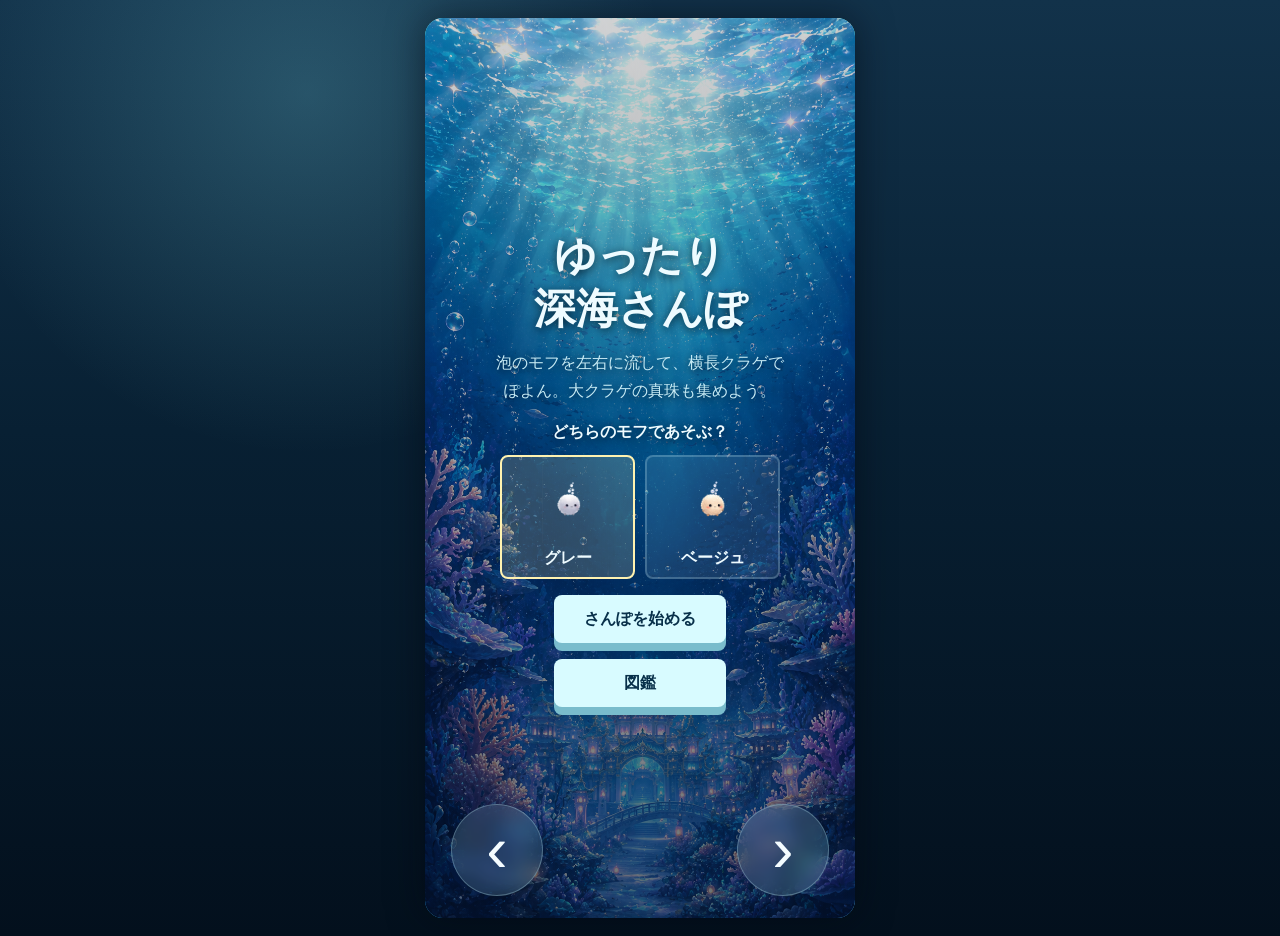
<file: outputs/index.html>
<!DOCTYPE html>
<html lang="ja">
<head>
  <meta charset="UTF-8">
  <meta name="viewport" content="width=device-width, initial-scale=1.0, user-scalable=no">
  <title>ゆったり深海さんぽ</title>
  <link rel="stylesheet" href="style.css">
</head>
<body>
  <main class="game-shell" aria-label="ゆったり深海さんぽ">
    <canvas id="game" width="390" height="720"></canvas>

    <section class="hud" aria-live="polite">
      <div>
        <span class="hud-label">深度</span>
        <strong id="depth">0m</strong>
      </div>
      <div>
        <span class="hud-label">最高</span>
        <strong id="bestDepth">0m</strong>
      </div>
      <div>
        <span class="hud-label">真珠 今回</span>
        <strong id="runPearls">0</strong>
      </div>
      <div>
        <span class="hud-label">真珠 通算</span>
        <strong id="totalPearls">0</strong>
      </div>
      <button id="homeButton" type="button" aria-label="タイトルに戻る">⌂</button>
      <button id="pauseButton" type="button" aria-label="一時停止">II</button>
    </section>

    <section id="startScreen" class="overlay">
      <h1>ゆったり<br>深海さんぽ</h1>
      <p>泡のモフを左右に流して、横長クラゲでぽよん。大クラゲの真珠も集めよう。</p>
      <div class="mofu-picker" aria-label="モフを選ぶ">
        <p>どちらのモフであそぶ？</p>
        <div class="mofu-options">
          <button class="mofu-option selected" id="grayMofuButton" type="button" data-mofu="gray" aria-pressed="true">
            <img src="../image/mof‗gray.png" alt="">
            <span>グレー</span>
          </button>
          <button class="mofu-option" id="beigeMofuButton" type="button" data-mofu="beige" aria-pressed="false">
            <img src="../image/mof_beige.png" alt="">
            <span>ベージュ</span>
          </button>
        </div>
      </div>
      <button id="startButton" type="button">さんぽを始める</button>
      <button id="encyclopediaButton" type="button">図鑑</button>
    </section>

    <section id="encyclopediaScreen" class="overlay hidden">
      <h2>深海ずかん</h2>
      <div class="book-tabs" role="tablist" aria-label="深度">
        <button class="book-tab selected" type="button" data-tab="shallow" aria-pressed="true">0〜300m</button>
        <button class="book-tab" type="button" data-tab="middle" aria-pressed="false">301〜500m</button>
        <button class="book-tab" type="button" data-tab="deep" aria-pressed="false">501〜1000m</button>
        <button class="book-tab" type="button" data-tab="special" aria-pressed="false">特別</button>
      </div>
      <div id="encyclopediaGrid" class="book-grid" aria-live="polite"></div>
      <button id="bookBackButton" type="button">タイトルに戻る</button>
    </section>

    <section id="gameOverScreen" class="overlay hidden">
      <div class="title-mark">🌊</div>
      <h2>ゲームオーバー</h2>
      <p id="resultText">深度 0m</p>
      <button id="restartButton" type="button">もう一度</button>
      <button id="titleButton" type="button">タイトルに戻る</button>
    </section>

    <nav class="controls" aria-label="操作">
      <button id="leftButton" type="button" aria-label="左へ">‹</button>
      <button id="rightButton" type="button" aria-label="右へ">›</button>
    </nav>

    <div id="discoveryToast" class="discovery-toast hidden" aria-live="polite"></div>

    <section id="discoveryModal" class="discovery-modal hidden" aria-live="polite">
      <button id="discoveryCloseButton" class="discovery-close" type="button" aria-label="閉じる">×</button>
      <p id="discoveryModalText">新しい生き物を発見しました</p>
      <div id="discoveryModalIcon" class="discovery-modal-icon">？</div>
    </section>

    <section id="tutorialModal" class="tutorial-modal hidden" aria-live="polite">
      <h2>さんぽのコツ</h2>
      <p>クラゲに乗って深海を目指そう❤<br>上手に乗れるとモフがぽよんってするよ</p>
      <p>クラゲに乗らず深く沈んじゃうと<br>モフの泡が割れちゃうから気を付けてね</p>
      <p>真珠を取るとモフの泡がつよくなるよ</p>
      <button id="tutorialCloseButton" type="button">はじめる</button>
    </section>
  </main>

  <script src="game.js"></script>
</body>
</html>
</file>
<file: outputs/style.css>
* {
  box-sizing: border-box;
}

html,
body {
  width: 100%;
  min-height: 100%;
  margin: 0;
}

body {
  display: grid;
  place-items: center;
  overflow: hidden;
  background:
    radial-gradient(circle at 24% 10%, rgba(125, 218, 232, 0.22), transparent 28%),
    linear-gradient(180deg, #12324a 0%, #082033 46%, #03101d 100%);
  color: #eefbff;
  font-family: "Hiragino Maru Gothic ProN", "Yu Gothic", system-ui, sans-serif;
  touch-action: none;
}

.game-shell {
  position: relative;
  width: min(100vw, 430px);
  height: 100svh;
  max-height: 900px;
  min-height: 620px;
  overflow: hidden;
  background: #061827;
  box-shadow: 0 0 36px rgba(1, 8, 16, 0.55);
}

canvas {
  display: block;
  width: 100%;
  height: 100%;
}

.hud {
  position: absolute;
  inset: 14px 14px auto 14px;
  display: grid;
  grid-template-columns: repeat(4, minmax(0, 1fr)) 42px 42px;
  gap: 6px;
  align-items: center;
  pointer-events: none;
}

.hud div {
  min-width: 0;
  padding: 7px 8px;
  border: 1px solid rgba(198, 239, 255, 0.22);
  border-radius: 8px;
  background: rgba(2, 14, 26, 0.42);
  backdrop-filter: blur(8px);
}

.hud-label {
  display: block;
  margin-bottom: 2px;
  color: #9fd7e8;
  font-size: 0.66rem;
}

#depth {
  font-size: 1.12rem;
  letter-spacing: 0;
}

#bestDepth,
#runPearls,
#totalPearls {
  font-size: 0.92rem;
  letter-spacing: 0;
}

#pauseButton,
#homeButton {
  pointer-events: auto;
  width: 42px;
  height: 42px;
  border: 1px solid rgba(198, 239, 255, 0.24);
  border-radius: 8px;
  background: rgba(2, 14, 26, 0.42);
  color: #eefbff;
  font-weight: 800;
}

.controls {
  position: absolute;
  inset: auto 0 22px 0;
  display: flex;
  justify-content: space-between;
  padding: 0 26px;
  pointer-events: none;
}

.controls button {
  width: clamp(74px, 22vw, 92px);
  aspect-ratio: 1;
  border: 1px solid rgba(202, 247, 255, 0.28);
  border-radius: 50%;
  background: rgba(181, 239, 255, 0.14);
  color: #f4fcff;
  font-size: 4rem;
  line-height: 0.8;
  pointer-events: auto;
  touch-action: none;
  backdrop-filter: blur(8px);
}

.controls button:active {
  transform: translateY(2px) scale(0.98);
  background: rgba(181, 239, 255, 0.24);
}

.overlay {
  position: absolute;
  inset: 0;
  display: flex;
  flex-direction: column;
  align-items: center;
  justify-content: center;
  gap: 14px;
  padding: 28px;
  text-align: center;
  background: rgba(2, 11, 20, 0.62);
  backdrop-filter: blur(6px);
}

#startScreen {
  background:
    linear-gradient(180deg, rgba(2, 10, 18, 0.18), rgba(2, 10, 18, 0.58)),
    url("../image/title.png") center / cover no-repeat;
  text-shadow: 0 2px 10px rgba(0, 7, 14, 0.72);
}

#startScreen > * {
  position: relative;
  z-index: 1;
}

.overlay.hidden {
  display: none;
}

.title-mark {
  font-size: 4rem;
}

.mofu-picker {
  display: grid;
  gap: 10px;
  justify-items: center;
  width: min(100%, 280px);
}

.mofu-picker p {
  color: #eefbff;
  font-weight: 800;
}

.mofu-options {
  display: grid;
  grid-template-columns: 1fr 1fr;
  gap: 10px;
  width: 100%;
}

.mofu-option {
  display: grid;
  gap: 5px;
  justify-items: center;
  min-height: 116px;
  padding: 8px;
  border: 2px solid rgba(214, 246, 255, 0.22);
  border-radius: 8px;
  background: rgba(214, 246, 255, 0.1);
  color: #eefbff;
  font: inherit;
  font-weight: 800;
}

.mofu-option.selected {
  border-color: #fff2b0;
  background: rgba(255, 242, 176, 0.18);
}

.mofu-option img {
  width: 68px;
  height: 78px;
  object-fit: contain;
  pointer-events: none;
}

h1,
h2,
p {
  margin: 0;
}

h1,
h2 {
  font-size: clamp(1.9rem, 8vw, 2.6rem);
  letter-spacing: 0;
}

#startScreen h1 {
  line-height: 1.28;
}

p {
  max-width: 18rem;
  color: #c6eaf4;
  line-height: 1.7;
}

.overlay > button {
  min-width: 172px;
  min-height: 48px;
  margin-top: 2px;
  border: 0;
  border-radius: 8px;
  background: #d8fbff;
  color: #08304a;
  font: inherit;
  font-weight: 800;
  box-shadow: 0 8px 0 #79bccc;
}

#titleButton {
  background: rgba(238, 251, 255, 0.86);
  box-shadow: 0 8px 0 rgba(95, 147, 161, 0.92);
}

#encyclopediaScreen {
  justify-content: flex-start;
  padding-top: max(34px, env(safe-area-inset-top));
  background:
    radial-gradient(circle at 50% 16%, rgba(151, 228, 244, 0.2), transparent 32%),
    linear-gradient(180deg, rgba(8, 49, 72, 0.92), rgba(2, 15, 30, 0.96));
}

#encyclopediaScreen h2 {
  margin-top: 8px;
}

.book-tabs {
  display: grid;
  grid-template-columns: repeat(2, minmax(0, 1fr));
  gap: 8px;
  width: min(100%, 340px);
}

.book-tab {
  min-height: 38px;
  border: 1px solid rgba(210, 244, 255, 0.24);
  border-radius: 8px;
  background: rgba(214, 246, 255, 0.1);
  color: #eefbff;
  font: inherit;
  font-size: 0.82rem;
  font-weight: 800;
}

.book-tab.selected {
  border-color: #fff2b0;
  background: rgba(255, 242, 176, 0.18);
  color: #ffffff;
}

.book-grid {
  display: grid;
  grid-template-columns: repeat(5, minmax(0, 1fr));
  grid-template-rows: repeat(3, minmax(82px, 1fr));
  gap: 7px;
  width: min(100%, 360px);
  min-height: 260px;
}

.book-cell {
  display: grid;
  align-content: center;
  justify-items: center;
  gap: 5px;
  min-width: 0;
  padding: 8px 4px;
  border: 1px solid rgba(198, 239, 255, 0.2);
  border-radius: 8px;
  background: rgba(3, 20, 35, 0.48);
}

.book-cell.undiscovered {
  color: rgba(220, 242, 248, 0.46);
  filter: saturate(0.65);
}

.book-icon {
  display: grid;
  place-items: center;
  width: 32px;
  height: 32px;
  border-radius: 50%;
  background: rgba(218, 248, 255, 0.12);
  font-size: 1.35rem;
}

.book-cell.undiscovered .book-icon {
  background: rgba(0, 7, 14, 0.34);
  color: rgba(220, 242, 248, 0.3);
}

.book-name {
  max-width: 100%;
  color: #eefbff;
  font-size: 0.68rem;
  font-weight: 800;
  line-height: 1.25;
  overflow-wrap: anywhere;
}

.book-cell.undiscovered .book-name {
  color: rgba(220, 242, 248, 0.5);
}

.discovery-toast {
  position: absolute;
  left: 50%;
  top: 48%;
  z-index: 5;
  width: min(86%, 320px);
  padding: 14px 16px;
  border: 1px solid rgba(255, 242, 176, 0.54);
  border-radius: 8px;
  background: rgba(3, 20, 35, 0.82);
  color: #fff9d3;
  font-weight: 800;
  line-height: 1.5;
  text-align: center;
  text-shadow: 0 2px 8px rgba(0, 5, 12, 0.8);
  transform: translate(-50%, -50%);
  pointer-events: none;
  backdrop-filter: blur(8px);
  opacity: 1;
  transition: opacity 300ms ease, transform 300ms ease;
}

.discovery-toast.hidden {
  opacity: 0;
  transform: translate(-50%, -44%);
}

.discovery-modal {
  position: absolute;
  left: 50%;
  top: 50%;
  z-index: 8;
  display: grid;
  justify-items: center;
  gap: 12px;
  width: min(82%, 290px);
  padding: 18px 18px 20px;
  border: 1px solid rgba(255, 242, 176, 0.62);
  border-radius: 8px;
  background: rgba(4, 23, 39, 0.9);
  box-shadow: 0 16px 40px rgba(0, 6, 14, 0.44);
  color: #eefbff;
  text-align: center;
  transform: translate(-50%, -50%);
  backdrop-filter: blur(10px);
}

.discovery-modal.hidden {
  display: none;
}

.tutorial-modal {
  position: absolute;
  left: 50%;
  top: 50%;
  z-index: 9;
  display: grid;
  justify-items: center;
  gap: 10px;
  width: min(86%, 320px);
  padding: 22px 20px 24px;
  border: 1px solid rgba(255, 242, 176, 0.62);
  border-radius: 8px;
  background: rgba(4, 23, 39, 0.92);
  box-shadow: 0 16px 40px rgba(0, 6, 14, 0.44);
  color: #eefbff;
  text-align: center;
  transform: translate(-50%, -50%);
  backdrop-filter: blur(10px);
}

.tutorial-modal.hidden {
  display: none;
}

.tutorial-modal h2 {
  color: #fff9d3;
  font-size: 1.45rem;
}

.tutorial-modal p {
  max-width: 17rem;
  color: #d8f4fb;
  font-weight: 800;
  line-height: 1.55;
}

.tutorial-modal button {
  min-width: 142px;
  min-height: 44px;
  margin-top: 6px;
  border: 0;
  border-radius: 8px;
  background: #d8fbff;
  color: #08304a;
  font: inherit;
  font-weight: 800;
  box-shadow: 0 8px 0 #79bccc;
}

.discovery-close {
  position: absolute;
  top: 8px;
  right: 8px;
  width: 34px;
  height: 34px;
  border: 1px solid rgba(219, 248, 255, 0.3);
  border-radius: 8px;
  background: rgba(219, 248, 255, 0.1);
  color: #eefbff;
  font-size: 1.25rem;
  font-weight: 800;
}

#discoveryModalText {
  max-width: 13rem;
  padding-top: 14px;
  color: #fff9d3;
  font-weight: 800;
}

.discovery-modal-icon {
  display: grid;
  place-items: center;
  width: 88px;
  height: 88px;
  border-radius: 8px;
  background:
    radial-gradient(circle at 35% 25%, rgba(255, 255, 255, 0.3), transparent 26%),
    rgba(177, 229, 244, 0.14);
  border: 1px solid rgba(219, 248, 255, 0.28);
  font-size: 2.8rem;
}

.overlay button:active {
  transform: translateY(4px);
  box-shadow: 0 4px 0 #79bccc;
}

@media (min-width: 700px) {
  body {
    padding: 18px;
  }

  .game-shell {
    border-radius: 18px;
  }
}
</file>
